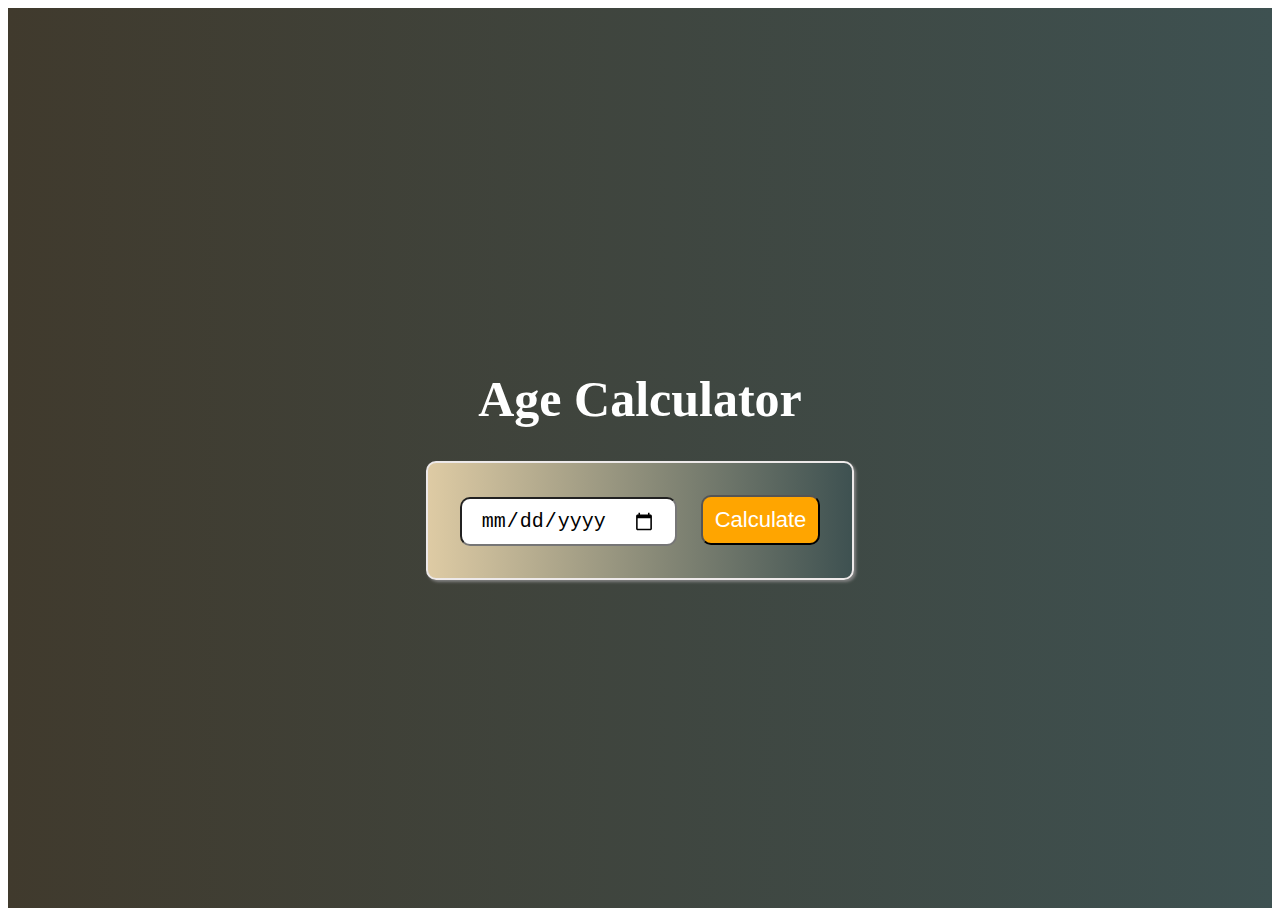
<file: Age-calculator/index.html>
<!DOCTYPE html>
<html lang="en">
<head>
    <meta charset="UTF-8">
    <meta name="viewport" content="width=device-width, initial-scale=1.0">
    <link rel="stylesheet" href="./index.css">
    <title>Age Calculator</title>
</head>
<body>
    <div class="age-text">
        <h1 class="age">Age Calculator</h1>
        <div class="input-box">
            <div class="input-box1">
                <input class="calculate-btn date1" id="date" type="date"/>
                <button class="calculate-btn  btn " onclick="calculate()">Calculate</button>
            </div>
            <p id="result"></p>
        </div>
    </div>
    <script src="./index.js" ></script>
</body>
</html>
</file>
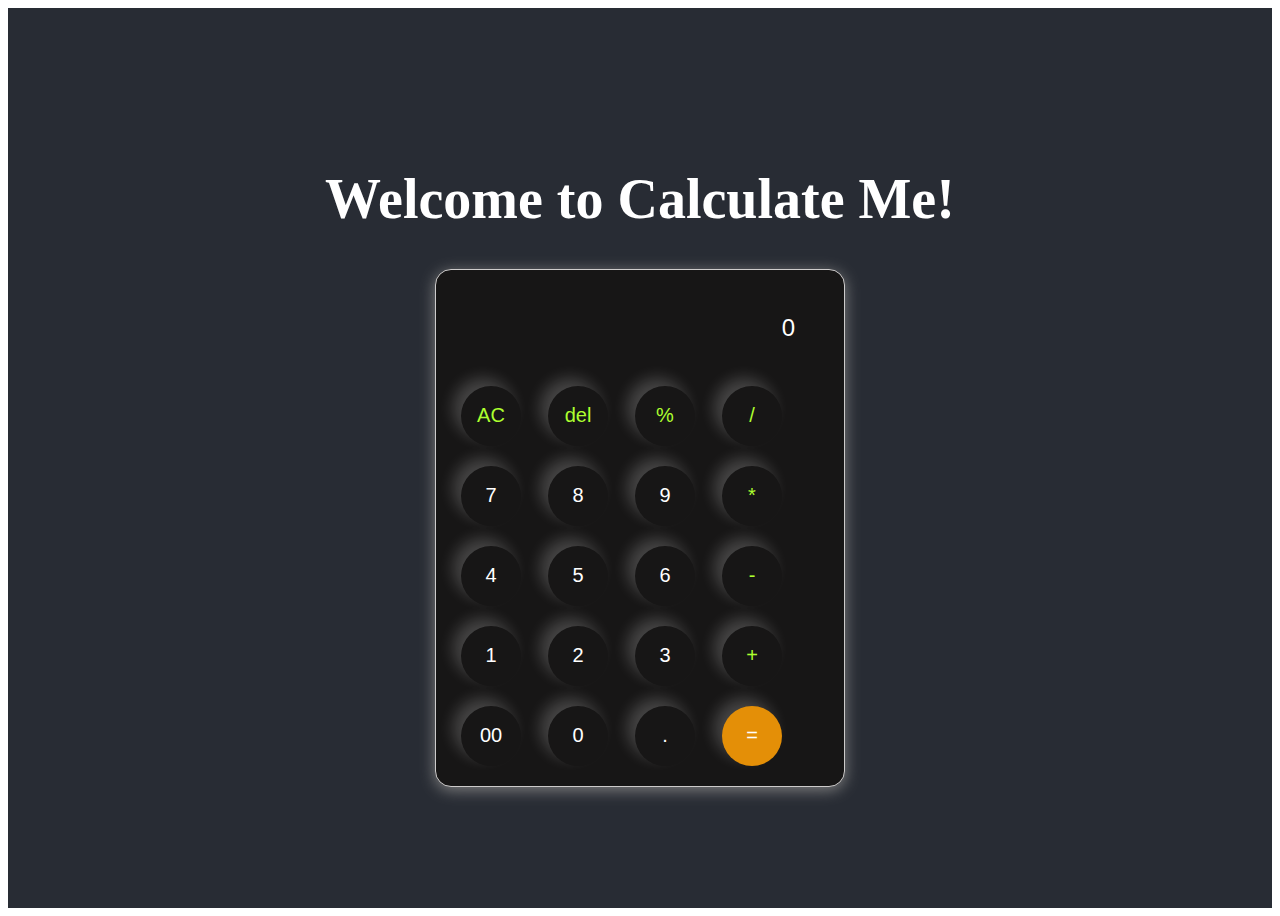
<file: Calculator/index.html>
<!DOCTYPE html>
<html lang="en">
<head>
    <meta charset="UTF-8">
    <meta name="viewport" content="width=device-width, initial-scale=1.0">
    <link rel="stylesheet" href="./index.css"/>
    <title>Calculator</title>
</head>
<body>
    <div class="app">
        <h1 class="center">Welcome to Calculate Me!</h1>
        <div class=" rowall">
            <div class="calculate-box">
            <input placeholder="0" type="text" id="inputbox"/>
            <div class="row">
                <button class="operator" onclick="clr()">AC</button>
                <button class="operator" onclick="del()">del</button>
                <button class="operator" onclick="display('%')">%</button>
                <button class="operator" onclick="display('/')">/</button>
            </div>
                
            <div class="row">
                <button onclick="display('7')">7</button>
                <button onclick="display('8')">8</button>
                <button onclick="display('9')">9</button>
                <button onclick="display('*')" class="operator">*</button>
            </div> 
            <div class= "row" >
                <button onclick="display('4')">4</button>
                <button onclick="display('5')">5</button>
                <button onclick="display('6')">6</button>
                <button onclick="display('-')" class="operator">-</button>
            </div>
            <div class= "row" >
                <button onclick="display('1')">1</button>
                <button onclick="display('2')">2</button>
                <button onclick="display('3')">3</button>
                <button  onclick="display('+')"class="operator">+</button>
            </div>
            <div class="row">
                <button onclick="display('00')">00</button>
                <button onclick="display('0')">0</button>
                <button onclick="display('.')">.</button>
                <button onclick="calculate()" class="equalBtn">=</button>
            </div>
        </div>
    </div>
    </div>
    <script src="./index.js"></script>
</body>
</html>
</file>
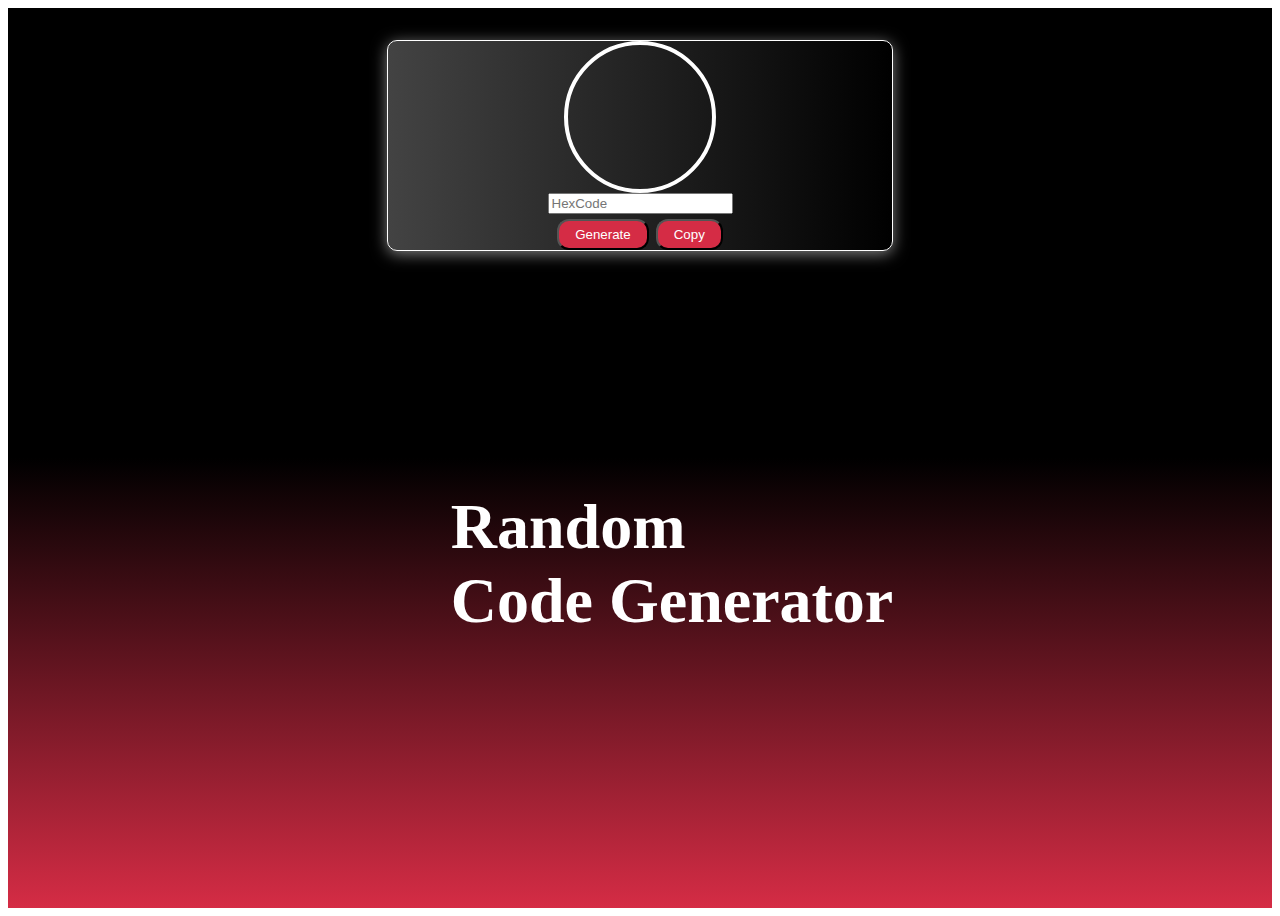
<file: Hex-code/index.html>
<!DOCTYPE html>
<html lang="en">
  <head>
    <meta charset="UTF-8" />
    <meta name="viewport" content="width=device-width, initial-scale=1.0" />
    <link
      href="https://cdn.jsdelivr.net/npm/bootstrap@5.3.1/dist/css/bootstrap.min.css"
      rel="stylesheet"
      integrity="sha384-4bw+/aepP/YC94hEpVNVgiZdgIC5+VKNBQNGCHeKRQN+PtmoHDEXuppvnDJzQIu9"
      crossorigin="anonymous"
    />
    <link rel="stylesheet" href="./index.css" />
    <title>HexCode App</title>
  </head>
  <body>
    <div class="code-text">
    <div class="container">
      <div class="row">
        <div class="col right-items">
            <div class=" mt-5 mb-5" id="circle"></div>
            <input id="hex-code" placeholder="HexCode" />
            <div class="mb-5 mt-5">
          <button onclick="generate()">Generate</button>
          <button onclick="myFunction()" id="copy-text">Copy</button>
        </div>
        </div>
        <div class="col">
          <h1 class="random">Random <br>Code Generator</h1>
        </div>
      </div>
    </div>
</div>
    <script src="./index.js"></script>
    <script
      src="https://cdn.jsdelivr.net/npm/bootstrap@5.3.1/dist/js/bootstrap.bundle.min.js"
      integrity="sha384-HwwvtgBNo3bZJJLYd8oVXjrBZt8cqVSpeBNS5n7C8IVInixGAoxmnlMuBnhbgrkm"
      crossorigin="anonymous"
    ></script>
  </body>
</html>
</file>
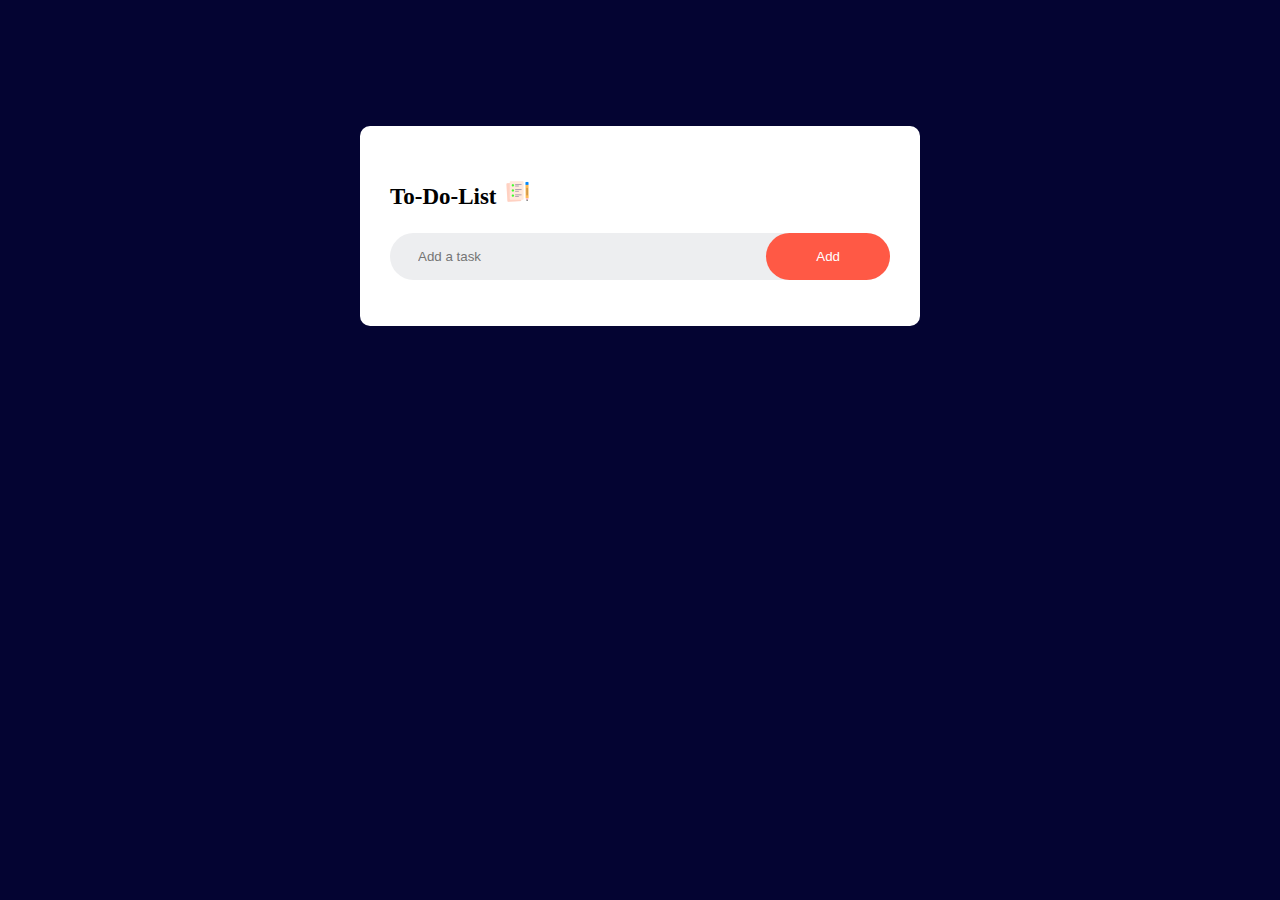
<file: To-do-list/index.html>
<!DOCTYPE html>
<html lang="en">
  <head>
    <meta charset="UTF-8" />
    <meta name="viewport" content="width=device-width, initial-scale=1.0" />
    <title>To-do-list App</title>
    <link rel="stylesheet" href="./index.css" />
  </head>
  <body>
    <div class="box">
      <div class="box-container">
          <h3>To-Do-List<img src="./images/icon.png" /></h3>
        
        <div class="input-box">
           <input placeholder="Add a task" type="text" id="task" />
           <button onclick="addTask()">Add</button>
        </div>
        <ul id="list-items">
            <!-- <li class="checked">Task 1</li>
            <li>Task 2</li>
            <li>Task 3</li> -->
        </ul>
      </div>
    </div>
    <script src="./index.js"></script>
  </body>
</html>
</file>
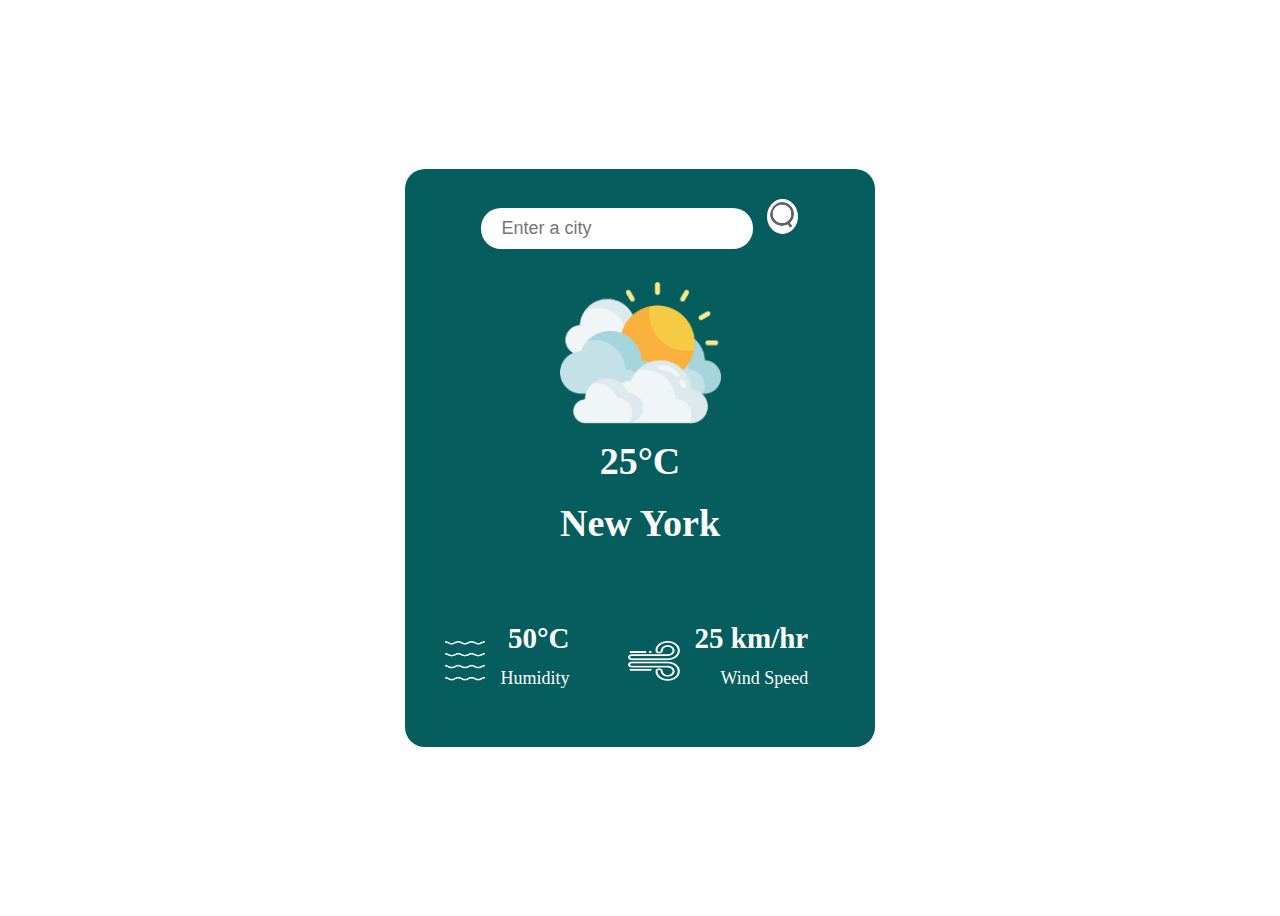
<file: Weather App/index.html>
<!DOCTYPE html>
<html lang="en">
  <head>
    <meta charset="UTF-8" />
    <meta name="viewport" content="width=device-width, initial-scale=1.0" />
    <title>JavaScript Weather App</title>
    <link rel="stylesheet" href="./index.css" />
  </head>
  <body>
    <div class="box">
      <div class="weather-app">
        <div class="search">
          <input placeholder="Enter a city" type="text" class="search-bar"/>
          <img class="search-icon" src="./images/search.png" />
        </div>
        <div class="weather">
          <img src="./images/clouds.png" class="weather-img"/>
          <p class="temp">25°C</p>
          <p class="city">New York</p>
        </div>
        <div class="details">
            <div class="col">
                <img src="./images/humidity.png" />
                <div>
                <p class="humidity">50°C</p>
                <p class="text">Humidity</p>
            </div>
            </div>
            <div class="col">
                <img src="./images/wind.png" />
                <div>
                <p class="wind">25 km/hr</p>
                <p class="text">Wind Speed</p>
            </div>
            </div>
        </div>
      </div>
    </div>
    <script src="./index.js"></script>
  </body>
</html>
</file>
<file: Age-calculator/index.css>
.age-text{
   min-height:100vh;
   display:flex;
   flex-direction:column;
   justify-content: center;
   align-items: center;
   background-image: linear-gradient(to right, #403a2d, #3E5151);;
}
.input-box{
    border:2px solid rgb(237, 233, 233);
    border-radius:10px;
    background-image: linear-gradient(to right, #DECBA4, #3E5151);;
    box-shadow:2px 2px 3px grey;
}
.input-box1{
    margin:2rem;
}
.calculate-btn{
    
    border-radius:10px;
}
.btn{
    padding:10px 12px;
    background-color: orange;
    color:white;
    font-size:22px;
}
.age{
    color:white;
    font-size:50px;
}
.date1{
    padding:10px 19px;
    margin-right:20px;
    font-size:20px;
}
/* .input-box input::-webkit-calendar-picker-indicator{
    top:0;
    bottom:0;
    right:0;
    bottom:0;
    width:auto;
    position:absolute;
    background-position:calc(100%-10px);
    background-size:30px;
    cursor: pointer;
} */
</file>
<file: Calculator/index.css>
.center{
    text-align: center;
}
.row >button{
    cursor: pointer;
    font-size:20px;
    border-radius: 50%;
    background-color: transparent;
    color:white;
    box-shadow:3px 1px white;
    border:none;
    width:60px;
    height:60px;
    margin:10px;
    box-shadow:-8px -8px 15px rgba(255,255,255,0.2);
}
.rowall{
    display:flex;
    flex-direction:column;
    justify-content: center;
    align-items: center;
    
}
.calculate-box >input{
    padding:24px;
    margin:10px;
    font-size:24px;
    border:none;
    background: transparent;
    text-align:right;
    color: #ffff;
}
input::placeholder{
    color: #ffff;
}
.calculate-box{
    border:1px solid rgb(205, 203, 203);
    box-shadow: 0px 3px 15px grey;
    background-color: rgb(23, 22, 22);
    border-radius:16px;
    padding:10px 15px;
}
.equalBtn{
    background-color:rgb(228, 143, 7) !important;
}
.operator{
    color:greenyellow !important;
}
.app{
    background-color: #282c34;
  min-height: 100vh;
  display: flex;
  flex-direction: column;
  justify-content: center;
  font-size: calc(10px + 2vmin);
  color: white;
}
</file>
<file: Hex-code/index.css>
.container{
    min-height: 100vh;
    display: flex;
    align-items: center;
    justify-content: center;
    font-size: calc(10px + 2vmin);
   
}
.right-items{
    border:1px solid white;
    align-items: center;
    background-image: linear-gradient(to right, #434343 0%, black 100%);
    border-radius:10px;
    box-shadow:0px 3px 15px grey;
    display:flex;
    flex-direction:column;
    justify-content: center;
    align-items: center;
}
#circle{
    border-radius:50%;
    height:9rem;
    width:9rem;
    border:4px solid white;
    /* box-shadow:3px 3px 3px 3px white; */
}
button{
    background-color:rgb(213, 44, 69);
    padding:6px 16px;
    border-radius:12px;
    color:white;

}
.hex-code{
    border:2px dashed white;
    border-radius:10px;
    padding:6px 16px;
    color:white
}
.code-text{
    background-image: linear-gradient(to bottom, black 50%, rgb(213, 44, 69) 100%)
}
.random{
    color:#fff;
    font-size:4rem;
    margin-left: 4rem;
    justify-content: center;
    align-items: center;
    display:flex;
    flex-direction:column;
    min-height: 60vh;;
}
/* .generate{
    color:white;
} */
</file>
<file: To-do-list/index.css>
body{
    background-color:rgb(4, 4, 50);
}
.box-container{
    background-color: white;
    width:500px;
    justify-content: center;
    align-items: center;
    display: block;
    margin-left: auto;
    margin-right: auto;
    margin-top:10%;
    border-radius:10px;
    padding:30px;
}
h3{
    font-size:23px;
    font-weight: 700;
}
h3 img{
    width:5%;
    margin-left:0.5rem;
}
input{
    flex:1;
    background-color: transparent;
    padding:10px 8px;
    border-radius:10px;
    border:none;
    outline: none;
}
.input-box{
    display:flex;
    align-items: center;
    justify-content: space-between;
    padding-left:20px;
    background: #edeef0;
    border-radius: 30px;
    padding-left:20px;
}
button{
    border:none;
    outline: none;
    padding: 16px 50px;
    background: #ff5945;
    color:#ffff;
    cursor: pointer;
    border-radius: 40px;;
}
ul li{
    list-style: none;font-size: 17px;
    padding:12px 8px 12px 50px;
    user-select: none;
    cursor: pointer;
    position: relative;
}
ul li::before{
    content:'';
    position:absolute;
    height:28px;
    width:28px;
    border-radius:50%;
    background-image: url("images/unchecked.png");
    background-size: cover;
    background-position: center;
    top:8px;
    left:12px;
}
ul li.checked{
    color:#555;
    text-decoration: line-through;
    
}
ul li.checked::before{
    background-image: url("images/checked.png");
}
span{
    position:absolute;
    right:0;
}
span:hover{
    background-color: #bbb7b7;
    border-radius:50%;
    padding:2px 5px;
}
</file>
<file: Weather App/index.css>
.box{
    justify-content:center;
    align-items: center;
    width:500px;
    display:flex;
    min-height: 100vh;
    color:white;
    margin-right: auto;
    margin-left: auto;
}
.weather-app{
    background-color: rgb(6, 93, 93);
    padding:30px;
    border-radius:20px;
    text-align: center;
    align-items: center;
}
.search input{
    padding:10px 20px;
    margin-right:10px;
    border-radius:20px;
    font-size:18px;
    border:0;
    outline:0;
    
}
.search img{
    border-radius:50%;
    width:25px;
    background-color: white;
    padding:3px;
    cursor: pointer;

}
.weather-img{
    width:50%;
}
.details{
    display:flex;
}
.col{
    display:flex;
    padding:10px;
}
.col img{
    width:25%;
    height:35%;
    margin-top:3rem;
    
}
.humidity, .wind{
   font-size:29px;
   font-weight: 600;
}
.col p{
    text-align: right;
    padding-left:15px;
}
.text{
    margin-top:-1rem;
    font-size: 18px;;
}
.city , .temp{
    margin-top: -20px;
    font-size: 38px;
    font-weight: 800;
}
</file>
